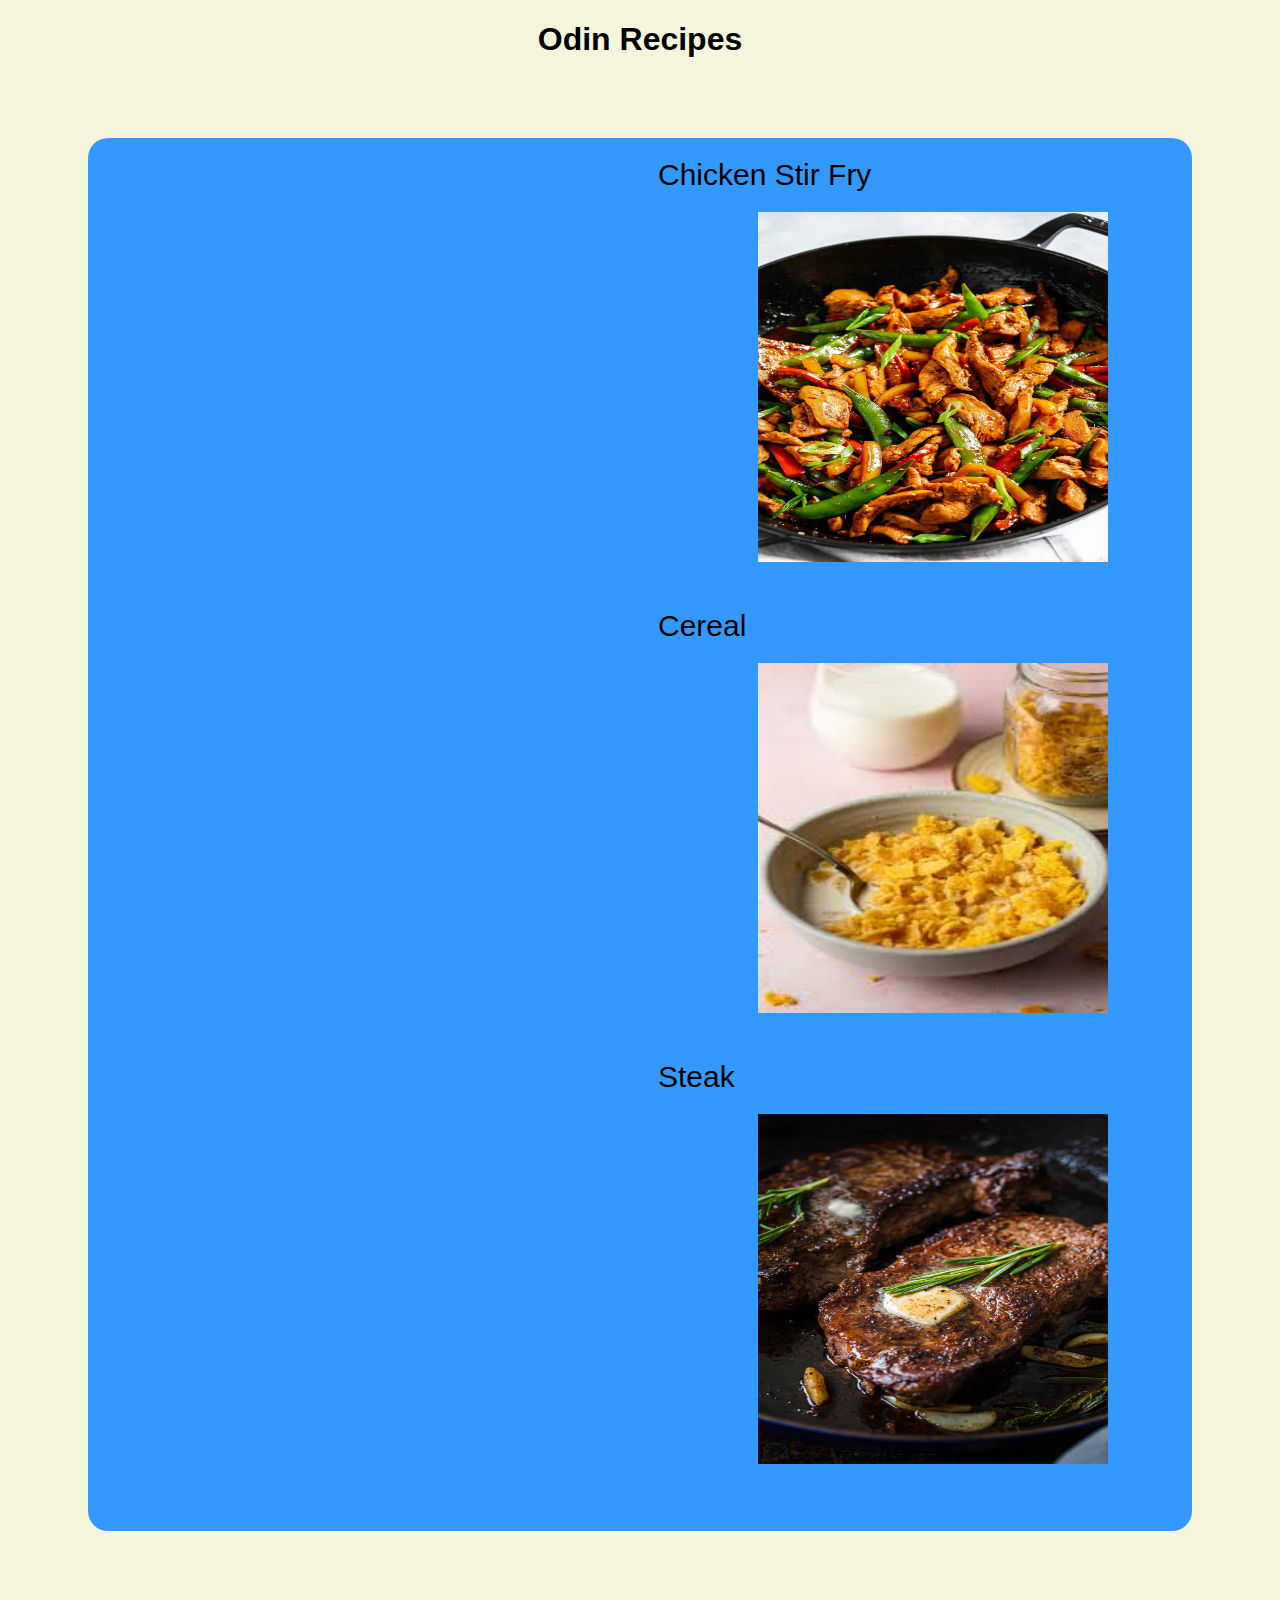
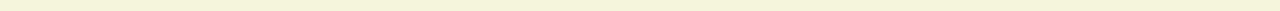
<file: index.html>
<!DOCTYPE html>
<html lang="en">
<head>
    <meta charset="UTF-8">
    <meta name="viewport" content="width=device-width, initial-scale=1.0">
    <title>Odin-Recipes</title>
    <link rel="stylesheet" href="./css/stylesheet.css">
</head>

<body>

    <h1>Odin Recipes</h1>
    <ul>
        <li><a href="./recipes/stir-fry.html">Chicken Stir Fry</a></li>
        <a href="./recipes/stir-fry.html">
            <img src="./imgs/stir-fry.jpg" alt="Picture of a chicken stir fry plate" width="350" height="350">
        </a>

        <li><a href="./recipes/cereal.html">Cereal</a></li>
        <a href="./recipes/cereal.html">
            <img src="./imgs/cereal.jpeg" alt="Picture of a bowl of cereal with milk.">
        </a>

        <li><a href="./recipes/steak.html">Steak</a></li>
        <a href="./recipes/steak.html">
            <img src="./imgs/steak.jpeg" alt="Picture of a butter and herbs on top with scallions in the pan." height="350" width="350">
        </a>
    </ul>
</body>

</html>
</file>
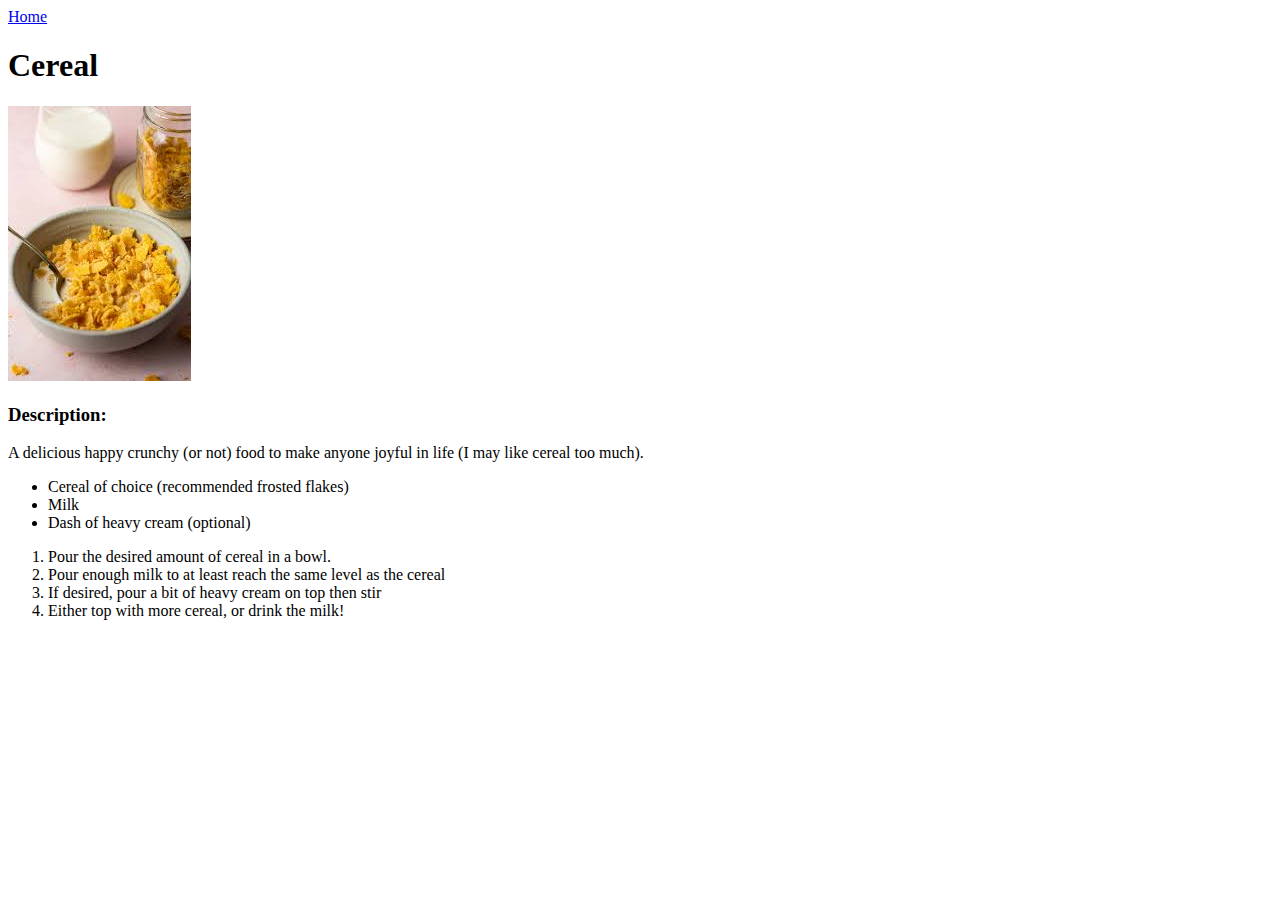
<file: recipes/cereal.html>
<!DOCTYPE html>
<html lang="en">
<head>
    <meta charset="UTF-8">
    <meta name="viewport" content="width=device-width, initial-scale=1.0">
    <title>Cereal</title>
</head>
<body>
    <a href="../index.html">Home</a>
    <h1>Cereal</h1>
    <img src="../imgs/cereal.jpeg" alt="Picture of a bowl of cereal with milk.">
    <h3>Description:</h3>
    <p>A delicious happy crunchy (or not) food to make anyone joyful in life (I may like cereal too much).</p>
    <ul>
        <li>Cereal of choice (recommended frosted flakes)</li>
        <li>Milk</li>
        <li>Dash of heavy cream (optional)</li>
    </ul>

    <ol>
        <li>Pour the desired amount of cereal in a bowl.</li>
        <li>Pour enough milk to at least reach the same level as the cereal</li>
        <li>If desired, pour a bit of heavy cream on top then stir</li>
        <li>Either top with more cereal, or drink the milk!</li>
    </ol>
</body>
</html>
</file>
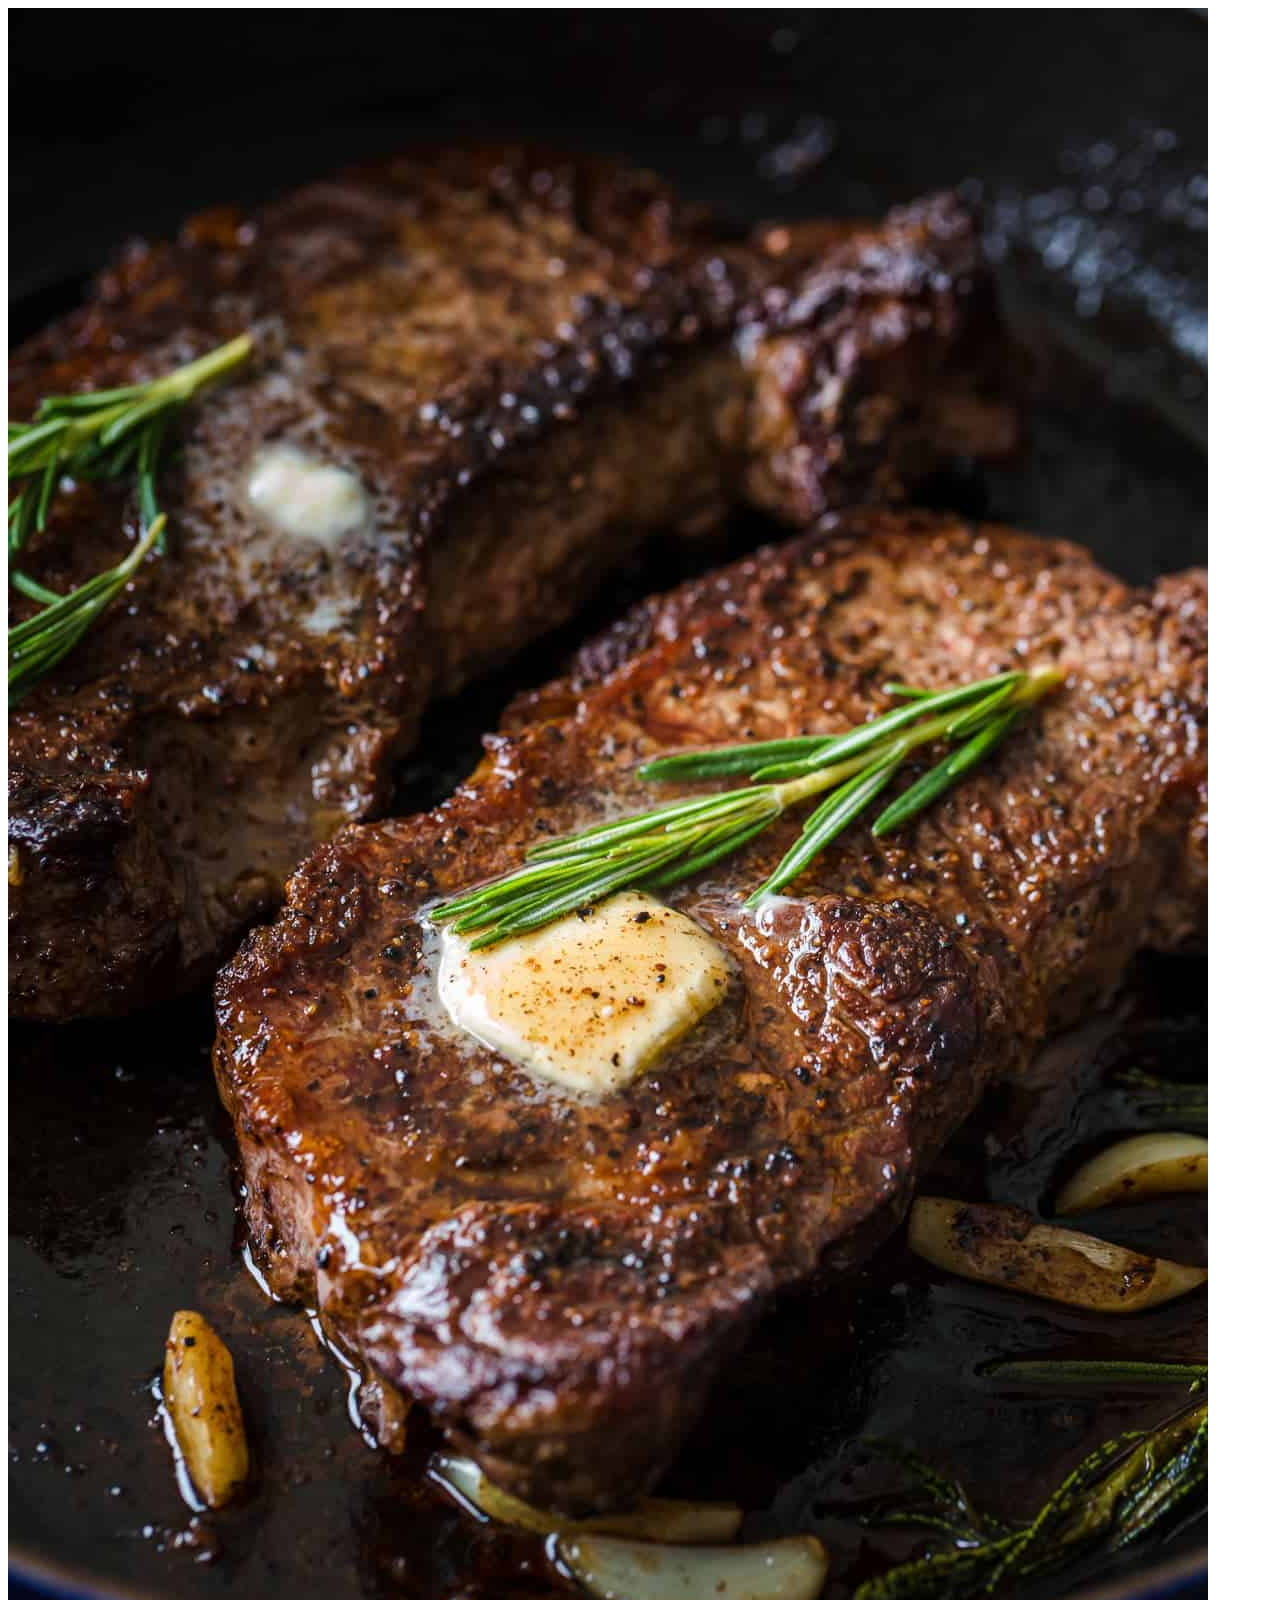
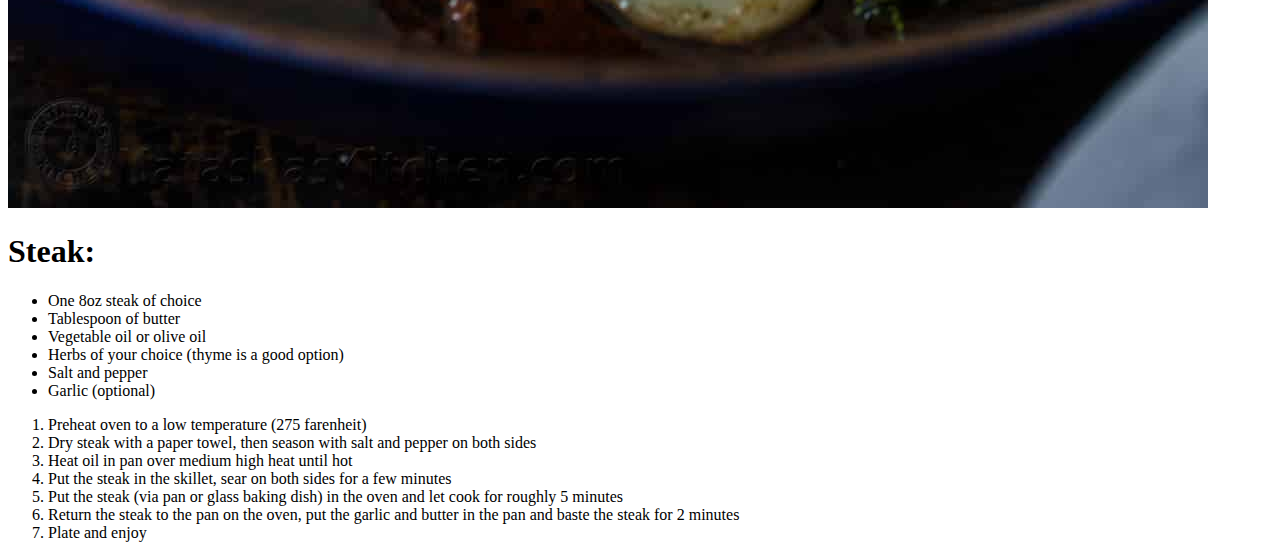
<file: recipes/steak.html>
<!DOCTYPE html>
<html lang="en">
<head>
    <meta charset="UTF-8">
    <meta name="viewport" content="width=device-width, initial-scale=1.0">
    <title>Steak</title>
</head>
<body>
    <img src="../imgs/steak.jpeg" alt="Picture of a butter and herbs on top with scallions in the pan.">
    <h1>Steak:</h1>
    <ul>
        <li>One 8oz steak of choice</li>
        <li>Tablespoon of butter</li>
        <li>Vegetable oil or olive oil</li>
        <li>Herbs of your choice (thyme is a good option)</li>
        <li>Salt and pepper</li>
        <li>Garlic (optional)</li>
    </ul>
    <ol>
        <li>Preheat oven to a low temperature (275 farenheit)</li>
        <li>Dry steak with a paper towel, then season with salt and pepper on both sides</li>
        <li>Heat oil in pan over medium high heat until hot</li>
        <li>Put the steak in the skillet, sear on both sides for a few minutes</li>
        <li>Put the steak (via pan or glass baking dish) in the oven and let cook for roughly 5 minutes</li>
        <li>Return the steak to the pan on the oven, put the garlic and butter in the pan and baste the steak for 2 minutes</li>
        <li>Plate and enjoy</li>
    </ol>
</body>
</html>
</file>
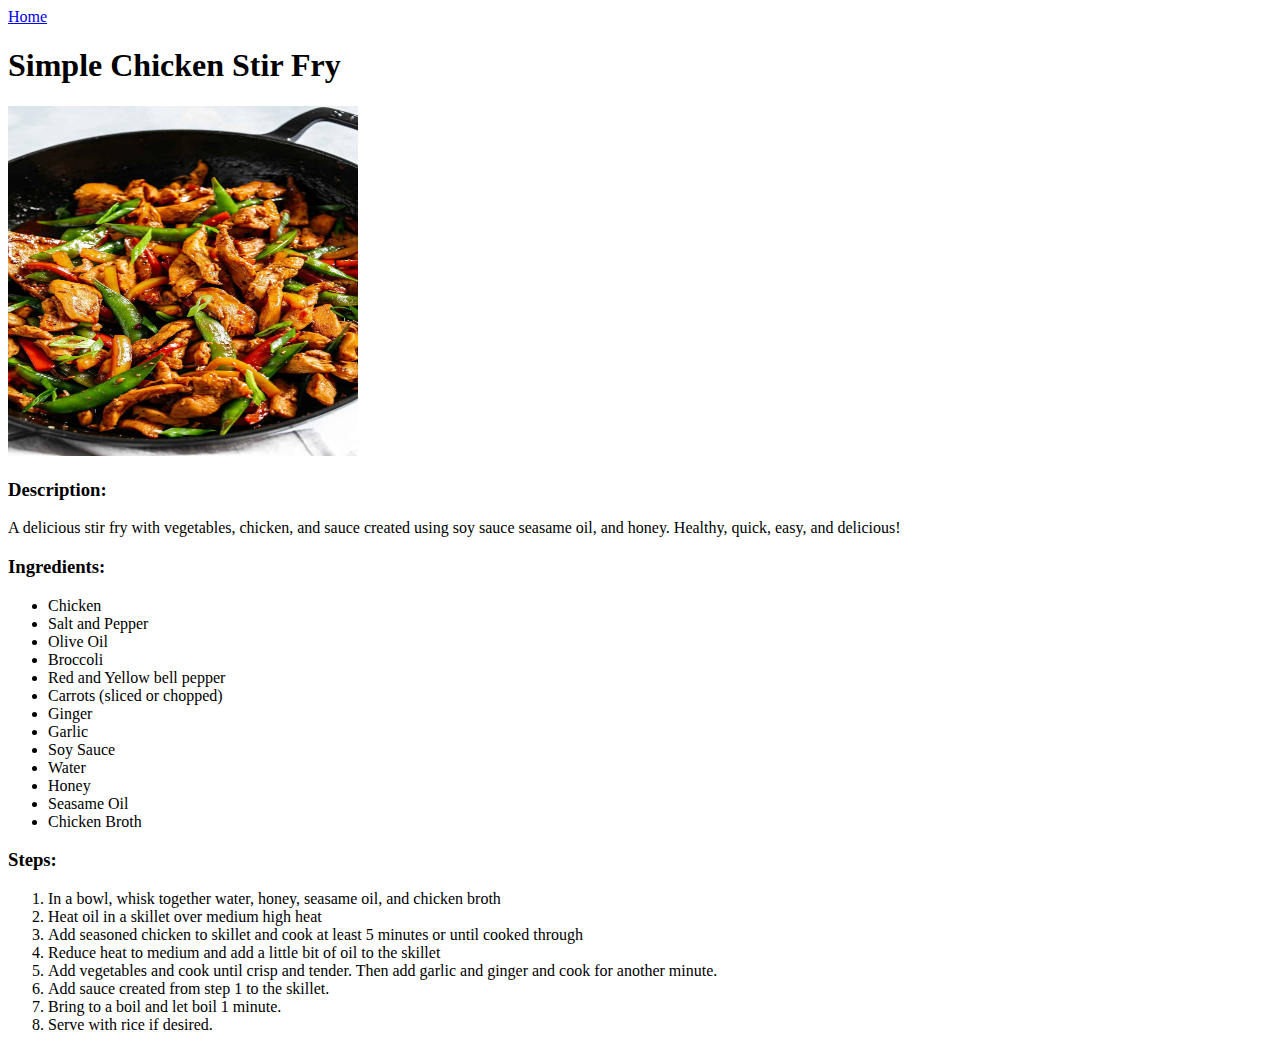
<file: recipes/stir-fry.html>
<!DOCTYPE html>
<html lang="en">
<head>
    <meta charset="UTF-8">
    <meta name="viewport" content="width=device-width, initial-scale=1.0">
    <title>StirFry</title>
</head>

<body>
    <a href="../index.html">Home</a>
    <h1>Simple Chicken Stir Fry</h1>
    <img src="../imgs/stir-fry.jpg" alt="Picture of a chicken stir fry plate" width="350" height="350">
    <h3>Description:</h3>    
    <p>A delicious stir fry with vegetables, chicken, and sauce created using soy sauce
        seasame oil, and honey. Healthy, quick, easy, and delicious!
    </p>
    <h3>Ingredients:</h3>
    <ul>
        <li>Chicken</li>
        <li>Salt and Pepper</li>
        <li>Olive Oil</li>
        <li>Broccoli</li>
        <li>Red and Yellow bell pepper</li>
        <li>Carrots (sliced or chopped)</li>
        <li>Ginger</li>
        <li>Garlic</li>
        <li>Soy Sauce</li>
        <li>Water</li>
        <li>Honey</li>
        <li>Seasame Oil</li>
        <li>Chicken Broth</li>
        
    </ul>
    <h3>Steps:</h3>
    <ol>
        <li>In a bowl, whisk together water, honey, seasame oil, and chicken broth</li>
        <li>Heat oil in a skillet over medium high heat</li>
        <li>Add seasoned chicken to skillet and cook at least 5 minutes or until cooked through</li>
        <li>Reduce heat to medium and add a little bit of oil to the skillet</li>
        <li>Add vegetables and cook until crisp and tender. Then add garlic and ginger
            and cook for another minute.
        </li>
        <li>Add sauce created from step 1 to the skillet.</li>
        <li>Bring to a boil and let boil 1 minute.</li>
        <li>Serve with rice if desired.</li>
    </ol>
</body>

</html>
</file>
<file: css/stylesheet.css>
body{

    background-color: beige;
    font-family:'Franklin Gothic Medium', 'Arial Narrow', Arial, sans-serif;
}

h1{
    text-align: center;
}

ul{
    list-style-type: none;
    margin: 80px;
    padding: 20px;
    color: black;
    border-radius: 20px;
    border-color: red;
    background: #3399ff;
}

a{
    text-decoration: none;
    color: black;
    font-size: 30px;
    margin-left: 550px;
    
}


img{
    width: 350px;
    height:350px;
    margin-left: 100px;
    margin-top: 20px;
    margin-bottom: 40px;
}
</file>
